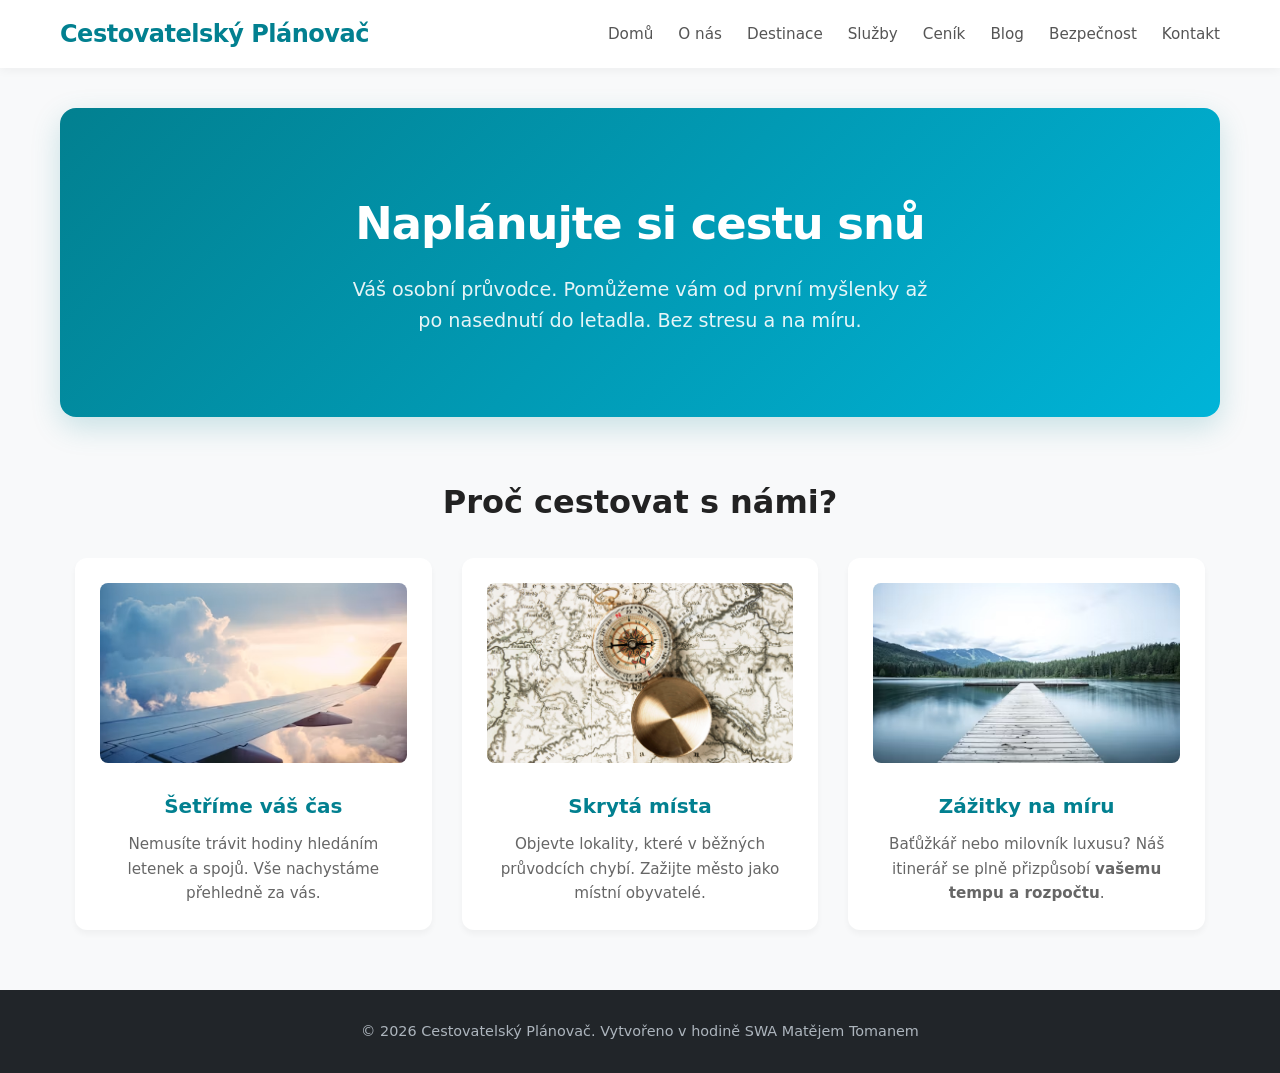
<file: SWAzaver/html/index.html>
<!DOCTYPE html>
<html lang="cs">
<head>
    <meta charset="UTF-8">
    <meta name="viewport" content="width=device-width, initial-scale=1.0">
    <title>Cestovatelský Plánovač | Moderní cesty</title>
    <link rel="stylesheet" href="../css/index.css">
</head>
<body>

    <header>
        <div class="header-container">
            <h1>Cestovatelský Plánovač</h1>
            <nav>
                <ul>
                    <li><a href="index.html">Domů</a></li>
                    <li><a href="onas.html">O nás</a></li>
                    <li><a href="destinace.html">Destinace</a></li>
                    <li><a href="sluzby.html">Služby</a></li>
                    <li><a href="cenik.html">Ceník</a></li>
                    <li><a href="blog.html">Blog</a></li>
                    <li><a href="bezpecnost.html">Bezpečnost</a></li>
                    <li><a href="kontakt.php">Kontakt</a></li>
                </ul>
            </nav>
        </div>
    </header>

    <main>
        <section class="hero">
            <h2>Naplánujte si cestu snů</h2>
            <p>Váš osobní průvodce. Pomůžeme vám od první myšlenky až po nasednutí do letadla. Bez stresu a na míru.</p>
        </section>

        <section>
            <h3>Proč cestovat s námi?</h3>
            <div class="cards">
                <article class="card">
                    <figure>
                        <img src="../img/kridlo.png" alt="Letadlo v oblacích">
                    </figure>
                    <h4>Šetříme váš čas</h4>
                    <p>Nemusíte trávit hodiny hledáním letenek a spojů. Vše nachystáme přehledně za vás.</p>
                </article>

                <article class="card">
                    <figure>
                        <img src="../img/kompas.png" alt="Zeměkoule a kompas">
                    </figure>
                    <h4>Skrytá místa</h4>
                    <p>Objevte lokality, které v běžných průvodcích chybí. Zažijte město jako místní obyvatelé.</p>
                </article>

                <article class="card">
                    <figure>
                        <img src="../img/molo.png" alt="Stan v horách">
                    </figure>
                    <h4>Zážitky na míru</h4>
                    <p>Baťůžkář nebo milovník luxusu? Náš itinerář se plně přizpůsobí <strong>vašemu tempu a rozpočtu</strong>.</p>
                </article>
            </div>
        </section>
    </main>

    <footer>
        <p>&copy; 2026 Cestovatelský Plánovač. Vytvořeno v hodině SWA Matějem Tomanem</p>
    </footer>

</body>
</html>
</file>
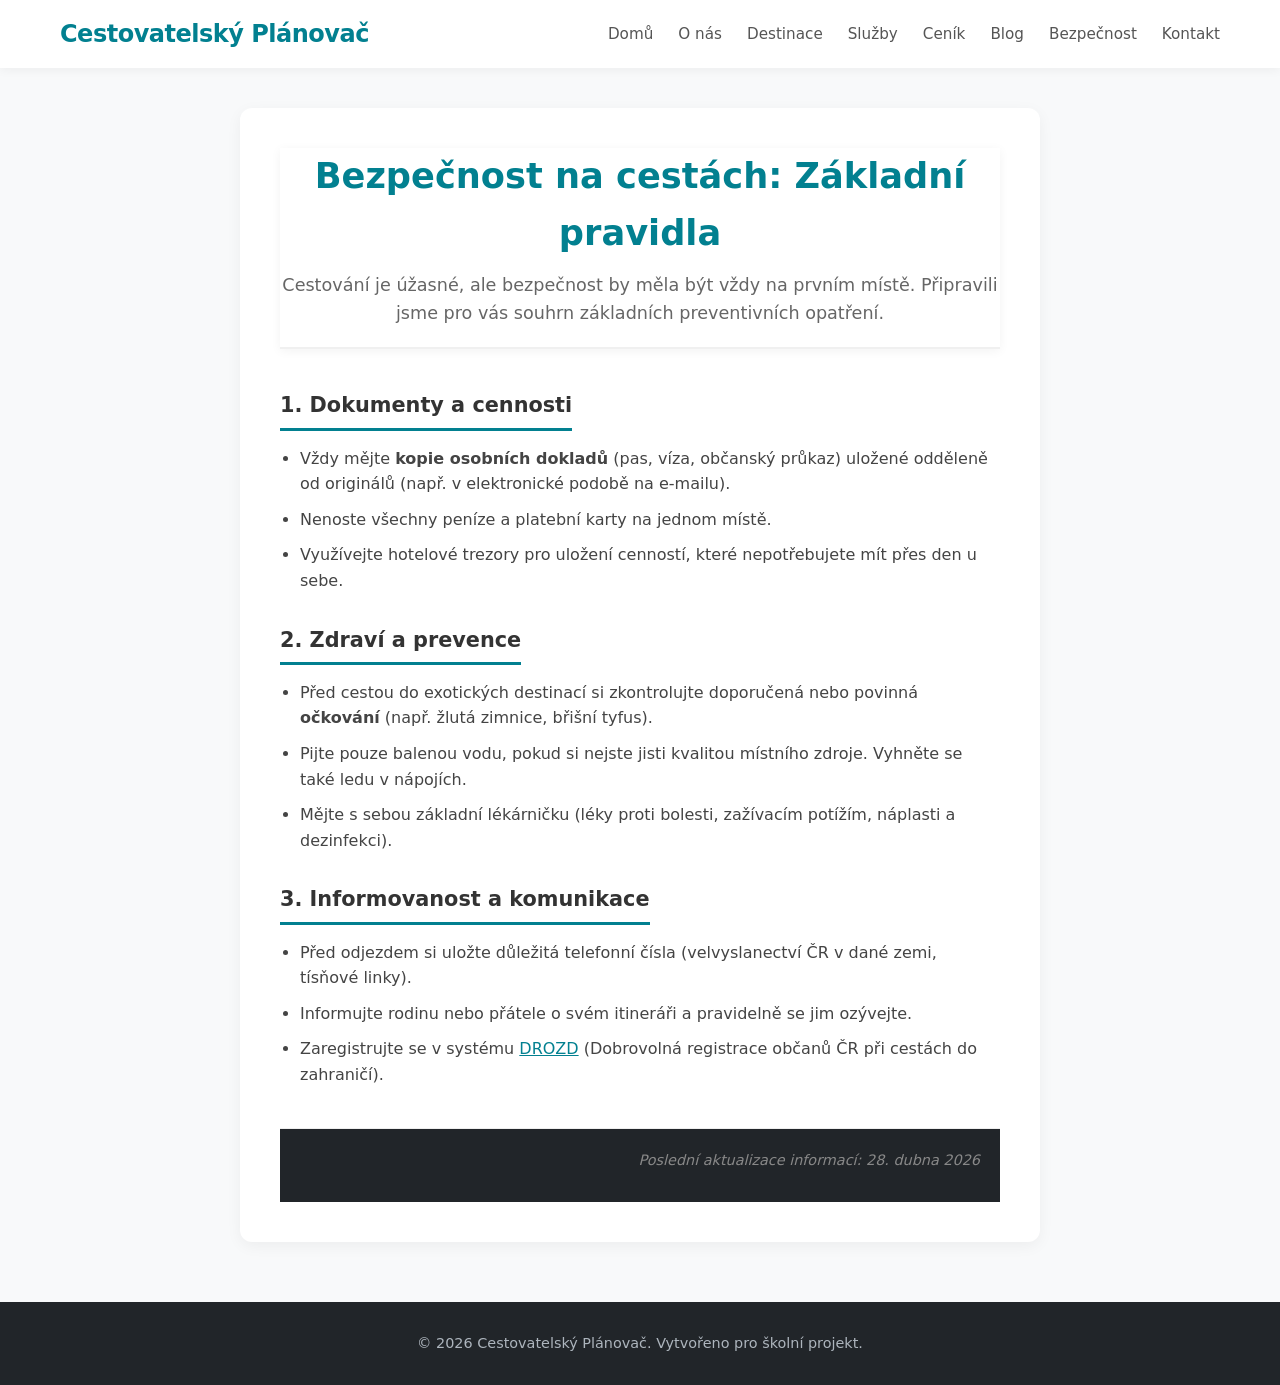
<file: SWAzaver/html/bezpecnost.html>
<!DOCTYPE html>
<html lang="cs">
<head>
    <meta charset="UTF-8">
    <meta name="viewport" content="width=device-width, initial-scale=1.0">
    <title>Bezpečnost na cestách | Cestovatelský Plánovač</title>
    <link rel="stylesheet" href="../css/bezpecnost.css"> </head>
<body>

    <header>
        <div class="header-container">
            <h1>Cestovatelský Plánovač</h1>
            <nav>
                <ul>
                    <li><a href="index.html">Domů</a></li>
                    <li><a href="onas.html">O nás</a></li>
                    <li><a href="destinace.html">Destinace</a></li>
                    <li><a href="sluzby.html">Služby</a></li>
                    <li><a href="cenik.html">Ceník</a></li>
                    <li><a href="blog.html">Blog</a></li>
                    <li><a href="bezpecnost.html">Bezpečnost</a></li>
                    <li><a href="kontakt.html">Kontakt</a></li>
                </ul>
            </nav>
        </div>
    </header>

    <main>
        <article class="safety-article">
            <header class="safety-header">
                <h2>Bezpečnost na cestách: Základní pravidla</h2>
                <p>Cestování je úžasné, ale bezpečnost by měla být vždy na prvním místě. Připravili jsme pro vás souhrn základních preventivních opatření.</p>
            </header>

            <section class="safety-section">
                <h3>1. Dokumenty a cennosti</h3>
                <ul>
                    <li>Vždy mějte <strong>kopie osobních dokladů</strong> (pas, víza, občanský průkaz) uložené odděleně od originálů (např. v elektronické podobě na e-mailu).</li>
                    <li>Nenoste všechny peníze a platební karty na jednom místě.</li>
                    <li>Využívejte hotelové trezory pro uložení cenností, které nepotřebujete mít přes den u sebe.</li>
                </ul>
            </section>

            <section class="safety-section">
                <h3>2. Zdraví a prevence</h3>
                <ul>
                    <li>Před cestou do exotických destinací si zkontrolujte doporučená nebo povinná <strong>očkování</strong> (např. žlutá zimnice, břišní tyfus).</li>
                    <li>Pijte pouze balenou vodu, pokud si nejste jisti kvalitou místního zdroje. Vyhněte se také ledu v nápojích.</li>
                    <li>Mějte s sebou základní lékárničku (léky proti bolesti, zažívacím potížím, náplasti a dezinfekci).</li>
                </ul>
            </section>

            <section class="safety-section">
                <h3>3. Informovanost a komunikace</h3>
                <ul>
                    <li>Před odjezdem si uložte důležitá telefonní čísla (velvyslanectví ČR v dané zemi, tísňové linky).</li>
                    <li>Informujte rodinu nebo přátele o svém itineráři a pravidelně se jim ozývejte.</li>
                    <li>Zaregistrujte se v systému <a href="https://drozd.mzv.cz/" target="_blank">DROZD</a> (Dobrovolná registrace občanů ČR při cestách do zahraničí).</li>
                </ul>
            </section>
            
            <footer class="safety-footer">
                <p><em>Poslední aktualizace informací: <time datetime="2026-04-28">28. dubna 2026</time></em></p>
            </footer>
        </article>
    </main>

    <footer>
        <p>&copy; 2026 Cestovatelský Plánovač. Vytvořeno pro školní projekt.</p>
    </footer>

</body>
</html>
</file>
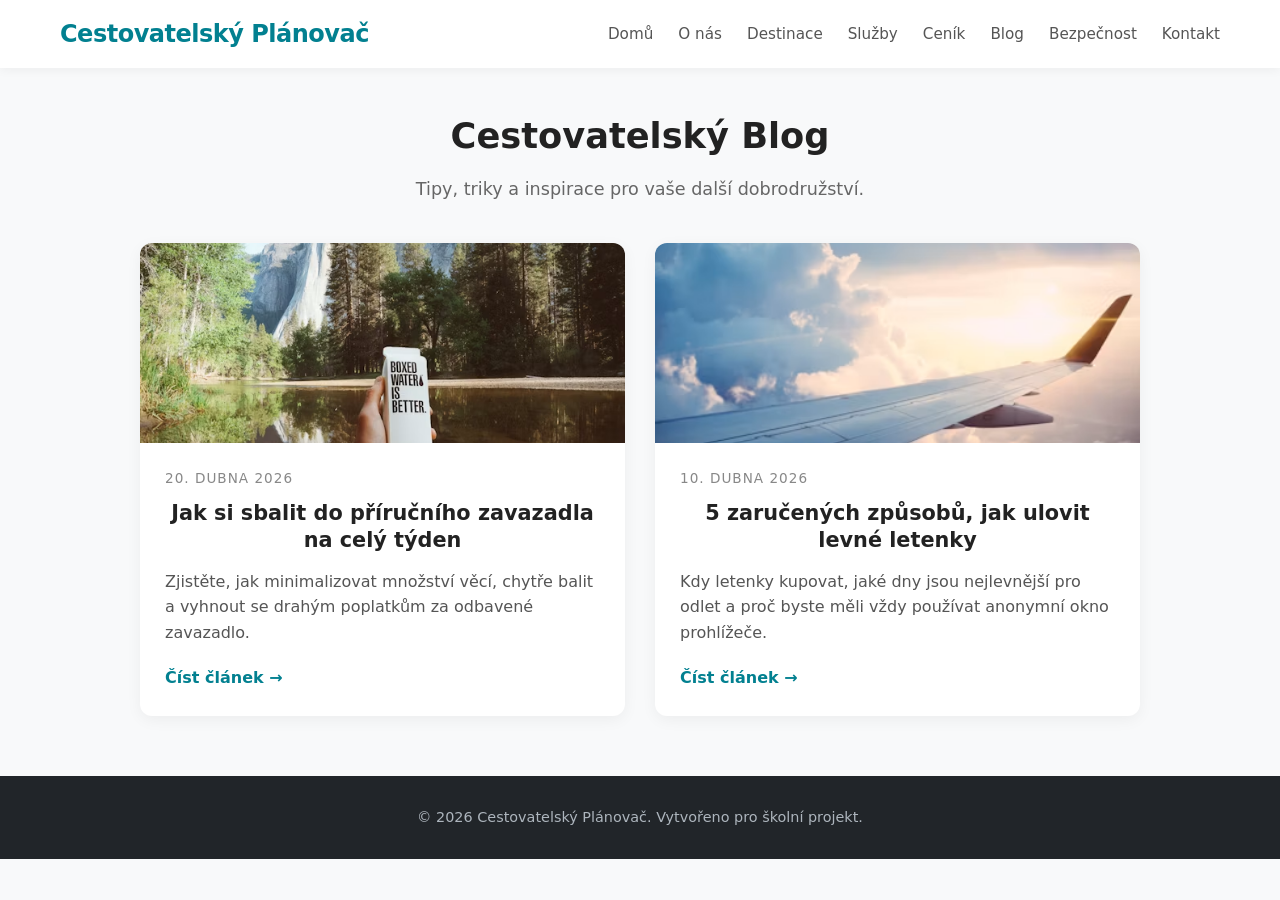
<file: SWAzaver/html/blog.html>
<!DOCTYPE html>
<html lang="cs">
<head>
    <meta charset="UTF-8">
    <meta name="viewport" content="width=device-width, initial-scale=1.0">
    <title>Blog | Cestovatelský Plánovač</title>
    <link rel="stylesheet" href="../css/blog.css"> 
</head>
<body>

    <header>
        <div class="header-container">
            <h1>Cestovatelský Plánovač</h1>
            <nav>
                <ul>
                    <li><a href="index.html">Domů</a></li>
                    <li><a href="onas.html">O nás</a></li>
                    <li><a href="destinace.html">Destinace</a></li>
                    <li><a href="sluzby.html">Služby</a></li>
                    <li><a href="cenik.html">Ceník</a></li>
                    <li><a href="blog.html">Blog</a></li>
                    <li><a href="bezpecnost.html">Bezpečnost</a></li>
                    <li><a href="kontakt.html">Kontakt</a></li>
                </ul>
            </nav>
        </div>
    </header>

    <main>
        <section class="blog-overview">
            <h2 class="blog-title">Cestovatelský Blog</h2>
            <p class="blog-subtitle">Tipy, triky a inspirace pro vaše další dobrodružství.</p>

            <div class="blog-grid">
                <article class="blog-card">
                    <img src="../img/voda.png" alt="Kufr na letišti" class="blog-img">
                    <div class="blog-content">
                        <time datetime="2026-04-20" class="blog-date">20. dubna 2026</time>
                        <h3><a href="clanek1.html">Jak si sbalit do příručního zavazadla na celý týden</a></h3>
                        <p>Zjistěte, jak minimalizovat množství věcí, chytře balit a vyhnout se drahým poplatkům za odbavené zavazadlo.</p>
                        <a href="clanek1.html" class="read-more">Číst článek &rarr;</a>
                    </div>
                </article>

                <article class="blog-card">
                    <img src="../img/kridlo.png" alt="Letadlo na obloze" class="blog-img">
                    <div class="blog-content">
                        <time datetime="2026-04-10" class="blog-date">10. dubna 2026</time>
                        <h3><a href="clanek2.html">5 zaručených způsobů, jak ulovit levné letenky</a></h3>
                        <p>Kdy letenky kupovat, jaké dny jsou nejlevnější pro odlet a proč byste měli vždy používat anonymní okno prohlížeče.</p>
                        <a href="clanek2.html" class="read-more">Číst článek &rarr;</a>
                    </div>
                </article>
            </div>
        </section>
    </main>

    <footer>
        <p>&copy; 2026 Cestovatelský Plánovač. Vytvořeno pro školní projekt.</p>
    </footer>

</body>
</html>
</file>
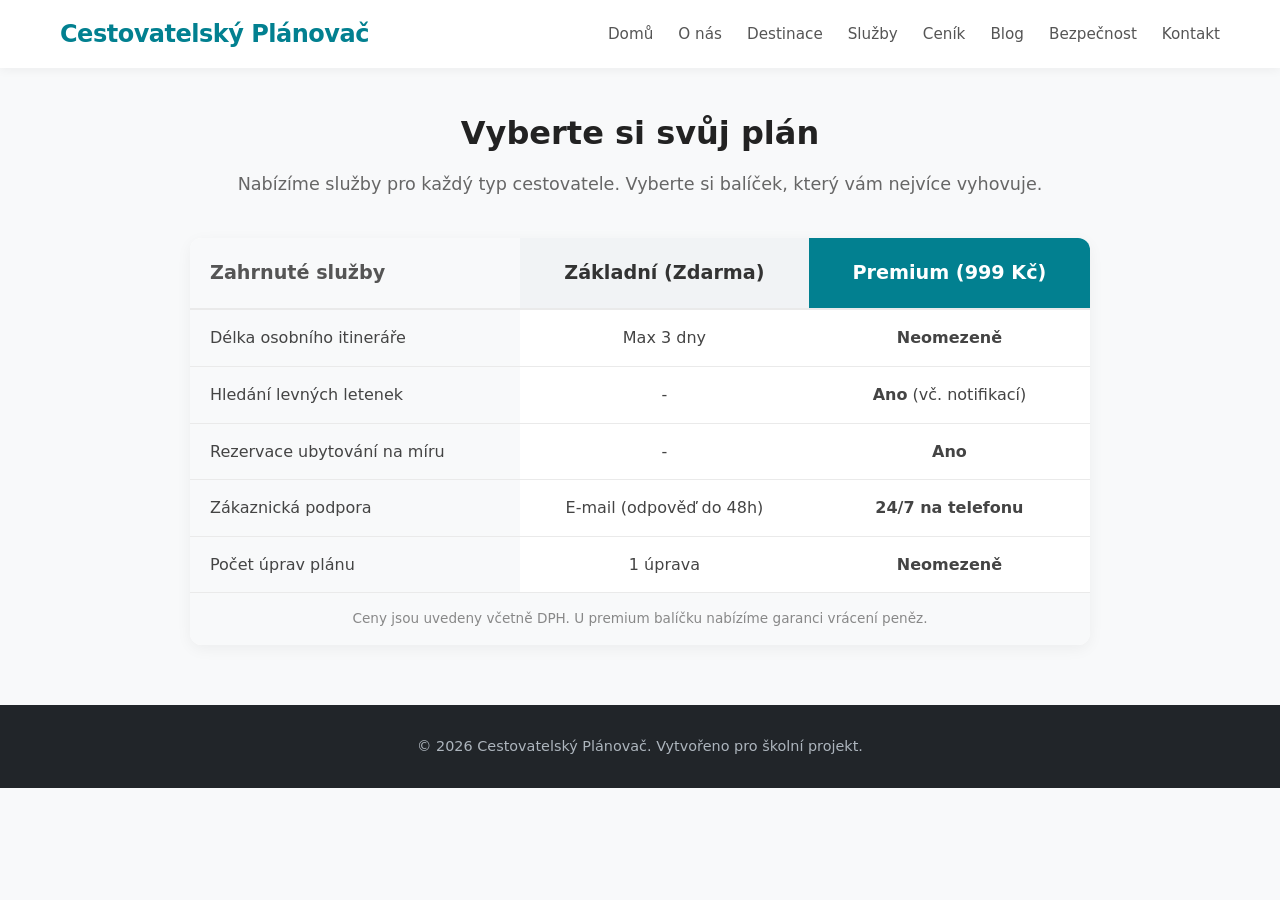
<file: SWAzaver/html/cenik.html>
<!DOCTYPE html>
<html lang="cs">
<head>
    <meta charset="UTF-8">
    <meta name="viewport" content="width=device-width, initial-scale=1.0">
    <title>Ceník | Cestovatelský Plánovač</title>
    <link rel="stylesheet" href="../css/cenik.css">
</head>
<body>

    <header>
        <div class="header-container">
            <h1>Cestovatelský Plánovač</h1>
            <nav>
                <ul>
                    <li><a href="index.html">Domů</a></li>
                    <li><a href="onas.html">O nás</a></li>
                    <li><a href="destinace.html">Destinace</a></li>
                    <li><a href="sluzby.html">Služby</a></li>
                    <li><a href="cenik.html">Ceník</a></li>
                    <li><a href="blog.html">Blog</a></li>
                    <li><a href="bezpecnost.html">Bezpečnost</a></li>
                    <li><a href="kontakt.html">Kontakt</a></li>
                </ul>
            </nav>
        </div>
    </header>

    <main>
        <section class="pricing-section">
            <h2>Vyberte si svůj plán</h2>
            <p>Nabízíme služby pro každý typ cestovatele. Vyberte si balíček, který vám nejvíce vyhovuje.</p>

            <table class="pricing-table">
                <thead>
                    <tr>
                        <th>Zahrnuté služby</th>
                        <th class="plan-basic">Základní (Zdarma)</th>
                        <th class="plan-premium">Premium (999 Kč)</th>
                    </tr>
                </thead>
                <tbody>
                    <tr>
                        <td>Délka osobního itineráře</td>
                        <td>Max 3 dny</td>
                        <td><strong>Neomezeně</strong></td>
                    </tr>
                    <tr>
                        <td>Hledání levných letenek</td>
                        <td>-</td>
                        <td><strong>Ano</strong> (vč. notifikací)</td>
                    </tr>
                    <tr>
                        <td>Rezervace ubytování na míru</td>
                        <td>-</td>
                        <td><strong>Ano</strong></td>
                    </tr>
                    <tr>
                        <td>Zákaznická podpora</td>
                        <td>E-mail (odpověď do 48h)</td>
                        <td><strong>24/7 na telefonu</strong></td>
                    </tr>
                    <tr>
                        <td>Počet úprav plánu</td>
                        <td>1 úprava</td>
                        <td><strong>Neomezeně</strong></td>
                    </tr>
                </tbody>
                <tfoot>
                    <tr>
                        <td colspan="3">Ceny jsou uvedeny včetně DPH. U premium balíčku nabízíme garanci vrácení peněz.</td>
                    </tr>
                </tfoot>
            </table>
        </section>
    </main>

    <footer>
        <p>&copy; 2026 Cestovatelský Plánovač. Vytvořeno pro školní projekt.</p>
    </footer>

</body>
</html>
</file>
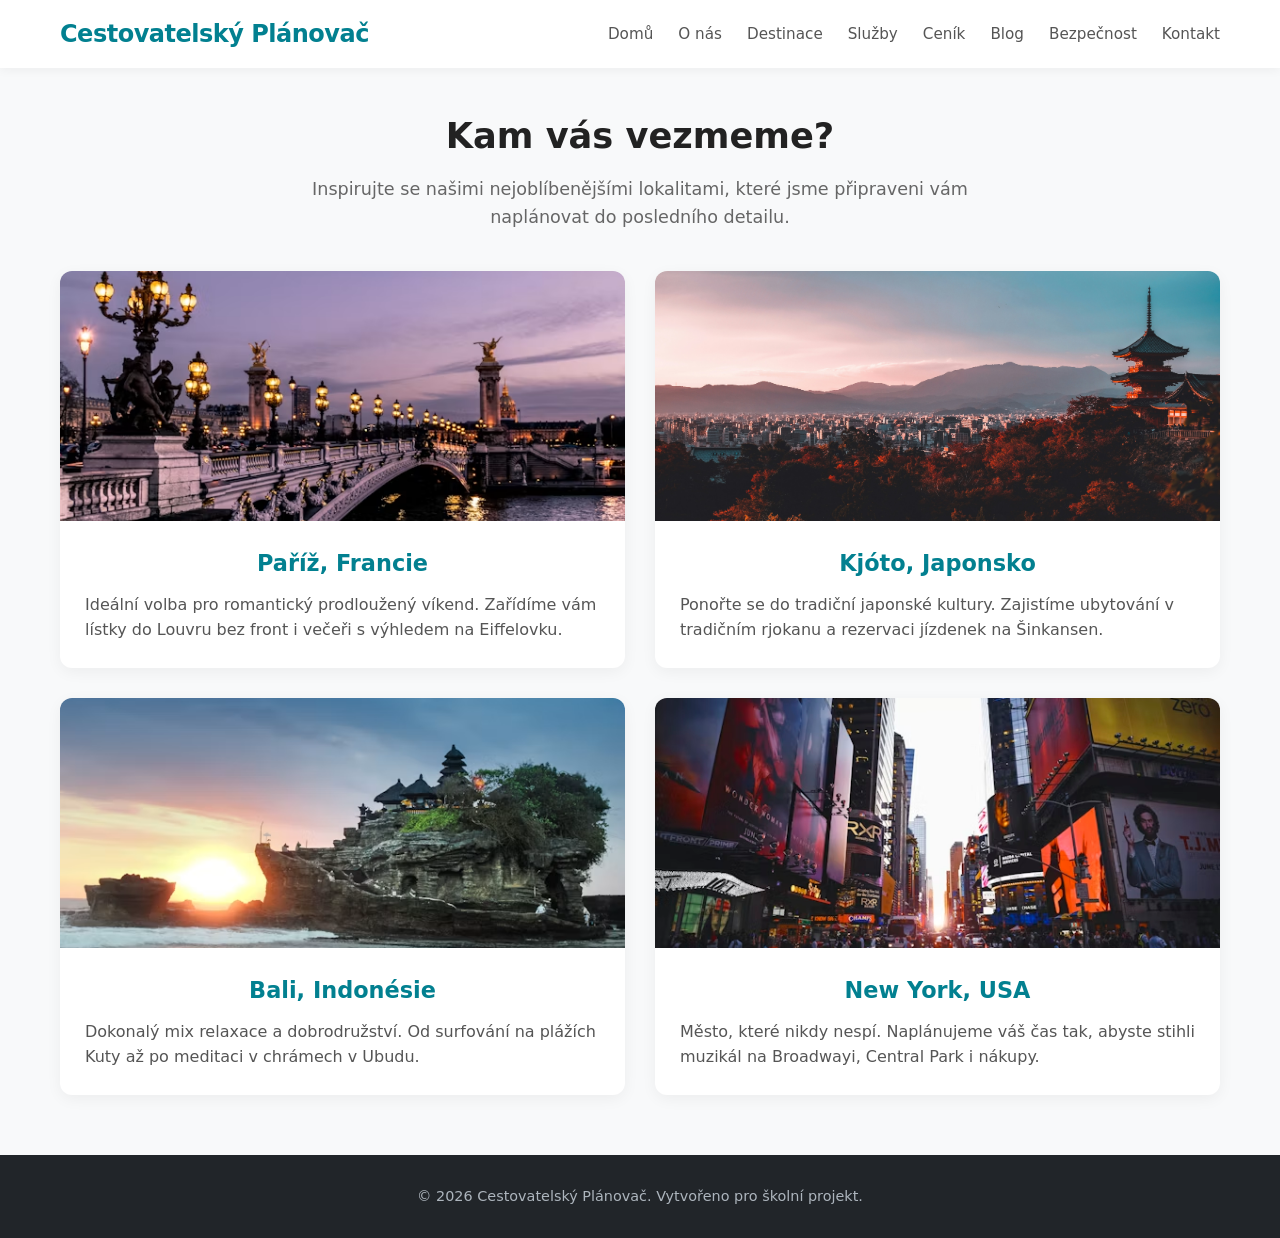
<file: SWAzaver/html/destinace.html>
<!DOCTYPE html>
<html lang="cs">
<head>
    <meta charset="UTF-8">
    <meta name="viewport" content="width=device-width, initial-scale=1.0">
    <title>Destinace | Cestovatelský Plánovač</title>
    <link rel="stylesheet" href="../css/destinace.css"> </head>
<body>

    <header>
        <div class="header-container">
            <h1>Cestovatelský Plánovač</h1>
            <nav>
                <ul>
                    <li><a href="index.html">Domů</a></li>
                    <li><a href="onas.html">O nás</a></li>
                    <li><a href="destinace.html">Destinace</a></li>
                    <li><a href="sluzby.html">Služby</a></li>
                    <li><a href="cenik.html">Ceník</a></li>
                    <li><a href="blog.html">Blog</a></li>
                    <li><a href="bezpecnost.html">Bezpečnost</a></li>
                    <li><a href="kontakt.html">Kontakt</a></li>
                </ul>
            </nav>
        </div>
    </header>

    <main>
        <section class="destinations-section">
            <h2 class="destinations-title">Kam vás vezmeme?</h2>
            <p class="destinations-subtitle">Inspirujte se našimi nejoblíbenějšími lokalitami, které jsme připraveni vám naplánovat do posledního detailu.</p>

            <div class="destinations-grid">
                
                <figure class="dest-card">
                    <img src="../img/most.png" alt="Paříž">
                    <figcaption>
                        <h3>Paříž, Francie</h3>
                        <p>Ideální volba pro romantický prodloužený víkend. Zařídíme vám lístky do Louvru bez front i večeři s výhledem na Eiffelovku.</p>
                    </figcaption>
                </figure>

                <figure class="dest-card">
                    <img src="../img/kjoto.png" alt="Kjóto">
                    <figcaption>
                        <h3>Kjóto, Japonsko</h3>
                        <p>Ponořte se do tradiční japonské kultury. Zajistíme ubytování v tradičním rjokanu a rezervaci jízdenek na Šinkansen.</p>
                    </figcaption>
                </figure>

                <figure class="dest-card">
                    <img src="../img/bali.png" alt="Bali">
                    <figcaption>
                        <h3>Bali, Indonésie</h3>
                        <p>Dokonalý mix relaxace a dobrodružství. Od surfování na plážích Kuty až po meditaci v chrámech v Ubudu.</p>
                    </figcaption>
                </figure>

                 <figure class="dest-card">
                    <img src="../img/newyork.png" alt="New York">
                    <figcaption>
                        <h3>New York, USA</h3>
                        <p>Město, které nikdy nespí. Naplánujeme váš čas tak, abyste stihli muzikál na Broadwayi, Central Park i nákupy.</p>
                    </figcaption>
                </figure>

            </div>
        </section>
    </main>

    <footer>
        <p>&copy; 2026 Cestovatelský Plánovač. Vytvořeno pro školní projekt.</p>
    </footer>

</body>
</html>
</file>
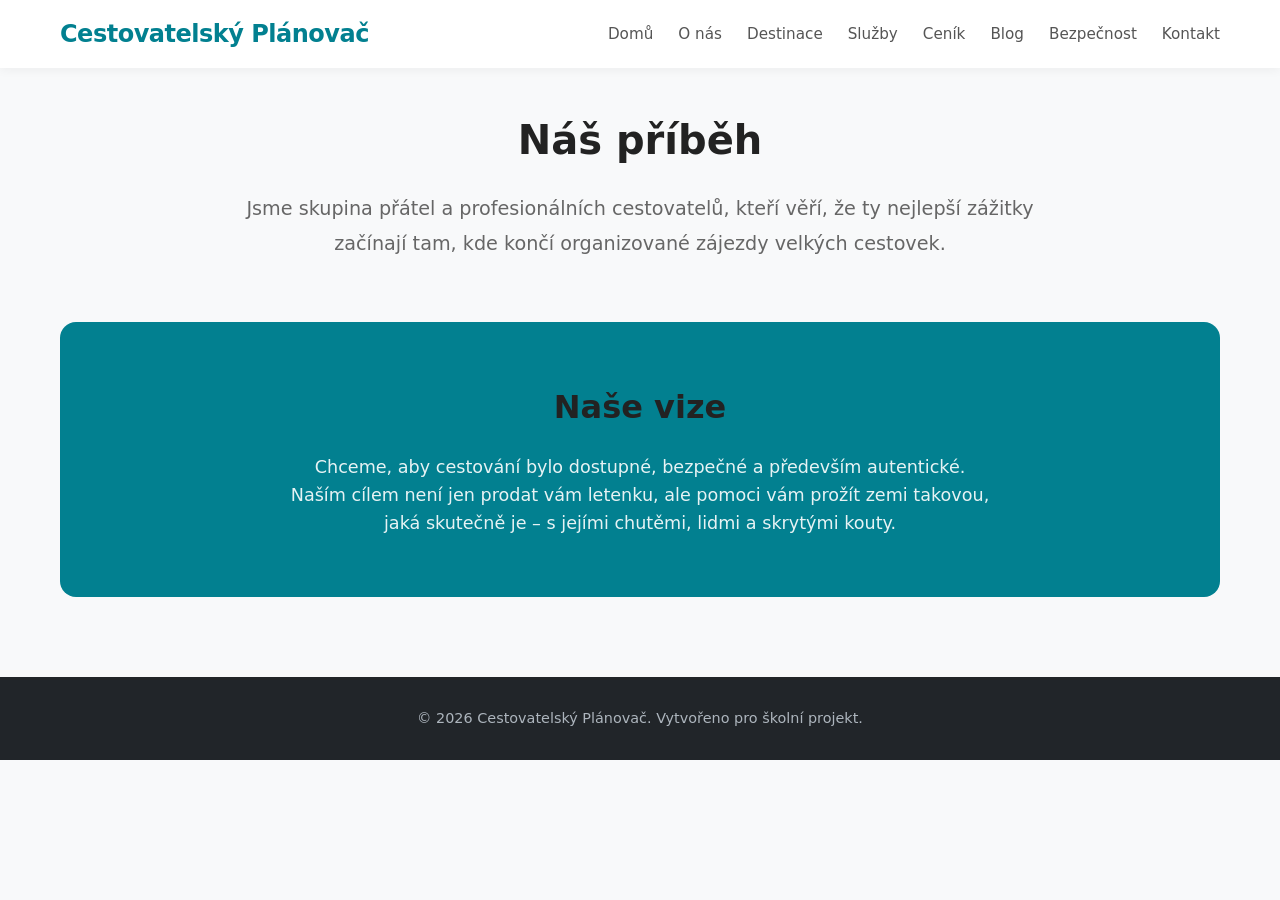
<file: SWAzaver/html/onas.html>
<!DOCTYPE html>
<html lang="cs">
<head>
    <meta charset="UTF-8">
    <meta name="viewport" content="width=device-width, initial-scale=1.0">
    <title>O nás | Cestovatelský Plánovač</title>
    <link rel="stylesheet" href="../css/onas.css">
</head>
<body>

    <header>
        <div class="header-container">
            <h1>Cestovatelský Plánovač</h1>
            <nav>
                <ul>
                    <li><a href="index.html">Domů</a></li>
                    <li><a href="onas.html">O nás</a></li>
                    <li><a href="destinace.html">Destinace</a></li>
                    <li><a href="sluzby.html">Služby</a></li>
                    <li><a href="cenik.html">Ceník</a></li>
                    <li><a href="blog.html">Blog</a></li>
                    <li><a href="bezpecnost.html">Bezpečnost</a></li>
                    <li><a href="kontakt.html">Kontakt</a></li>
                </ul>
            </nav>
        </div>
    </header>

    <main>
        <section class="about-hero">
            <h2>Náš příběh</h2>
            <p>Jsme skupina přátel a profesionálních cestovatelů, kteří věří, že ty nejlepší zážitky začínají tam, kde končí organizované zájezdy velkých cestovek.</p>
        </section>

        <section class="mission-section">
            <div class="mission-content">
                <h3>Naše vize</h3>
                <p>Chceme, aby cestování bylo dostupné, bezpečné a především autentické. Naším cílem není jen prodat vám letenku, ale pomoci vám prožít zemi takovou, jaká skutečně je – s jejími chutěmi, lidmi a skrytými kouty.</p>
            </div>
        </section>
    </main>

    <footer>
        <p>&copy; 2026 Cestovatelský Plánovač. Vytvořeno pro školní projekt.</p>
    </footer>

</body>
</html>
</file>
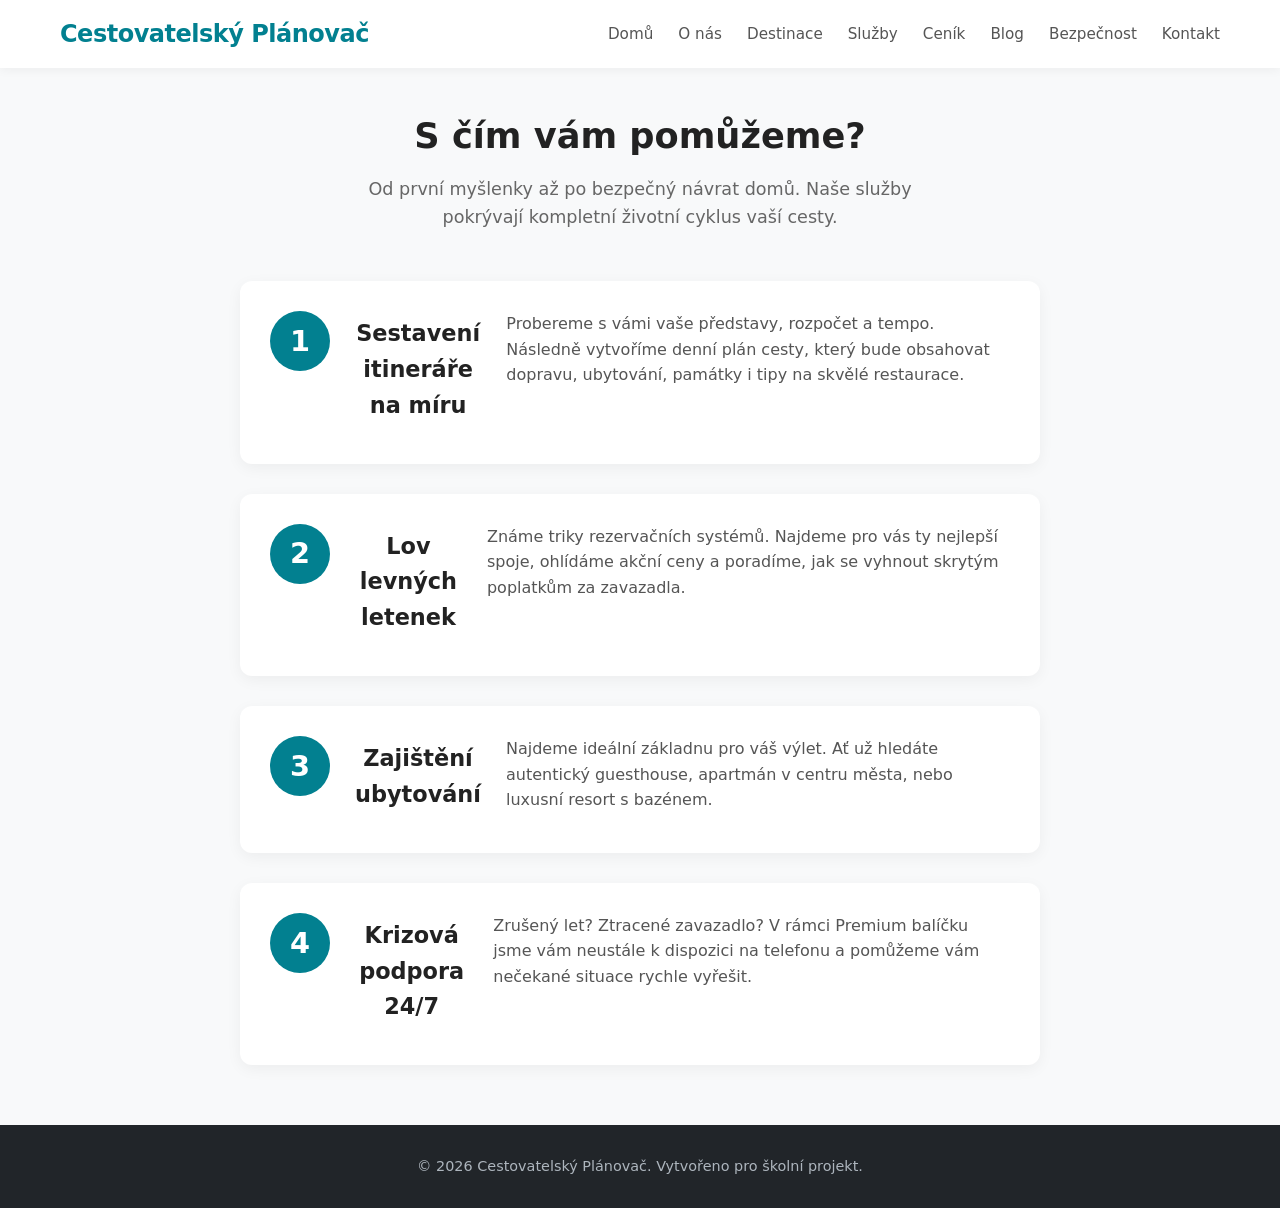
<file: SWAzaver/html/sluzby.html>
<!DOCTYPE html>
<html lang="cs">
<head>
    <meta charset="UTF-8">
    <meta name="viewport" content="width=device-width, initial-scale=1.0">
    <title>Služby | Cestovatelský Plánovač</title>
    <link rel="stylesheet" href="../css/sluzby.css"> </head>
<body>

    <header>
        <div class="header-container">
            <h1>Cestovatelský Plánovač</h1>
            <nav>
                <ul>
                    <li><a href="index.html">Domů</a></li>
                    <li><a href="onas.html">O nás</a></li>
                    <li><a href="destinace.html">Destinace</a></li>
                    <li><a href="sluzby.html">Služby</a></li>
                    <li><a href="cenik.html">Ceník</a></li>
                    <li><a href="blog.html">Blog</a></li>
                    <li><a href="bezpecnost.html">Bezpečnost</a></li>
                    <li><a href="kontakt.html">Kontakt</a></li>
                </ul>
            </nav>
        </div>
    </header>

    <main>
        <div class="services-header">
            <h2>S čím vám pomůžeme?</h2>
            <p>Od první myšlenky až po bezpečný návrat domů. Naše služby pokrývají kompletní životní cyklus vaší cesty.</p>
        </div>

        <div class="services-container">
            <section class="service-box">
                <div class="service-number">1</div>
                <h3>Sestavení itineráře na míru</h3>
                <p>Probereme s vámi vaše představy, rozpočet a tempo. Následně vytvoříme denní plán cesty, který bude obsahovat dopravu, ubytování, památky i tipy na skvělé restaurace.</p>
            </section>

            <section class="service-box">
                <div class="service-number">2</div>
                <h3>Lov levných letenek</h3>
                <p>Známe triky rezervačních systémů. Najdeme pro vás ty nejlepší spoje, ohlídáme akční ceny a poradíme, jak se vyhnout skrytým poplatkům za zavazadla.</p>
            </section>

            <section class="service-box">
                <div class="service-number">3</div>
                <h3>Zajištění ubytování</h3>
                <p>Najdeme ideální základnu pro váš výlet. Ať už hledáte autentický guesthouse, apartmán v centru města, nebo luxusní resort s bazénem.</p>
            </section>

            <section class="service-box">
                <div class="service-number">4</div>
                <h3>Krizová podpora 24/7</h3>
                <p>Zrušený let? Ztracené zavazadlo? V rámci Premium balíčku jsme vám neustále k dispozici na telefonu a pomůžeme vám nečekané situace rychle vyřešit.</p>
            </section>
        </div>
    </main>

    <footer>
        <p>&copy; 2026 Cestovatelský Plánovač. Vytvořeno pro školní projekt.</p>
    </footer>

</body>
</html>
</file>
<file: SWAzaver/css/index.css>
* {
            box-sizing: border-box;
            margin: 0;
            padding: 0;
        }
        body {
           
            font-family: system-ui, -apple-system, 'Segoe UI', Roboto, Helvetica, Arial, sans-serif;
            background-color: #f8f9fa;
            color: #333;
            line-height: 1.6;
        }


        header {
            background-color: #ffffff;
            box-shadow: 0 2px 10px rgba(0, 0, 0, 0.05); 
            position: sticky;
            top: 0;
            z-index: 100;
        }
        .header-container {
            display: flex;
            justify-content: space-between;
            align-items: center;
            max-width: 1200px;
            margin: 0 auto;
            padding: 15px 20px;
        }
        h1 {
            color: #028090; 
            font-size: 1.5rem;
            letter-spacing: -0.5px;
        }
        nav ul {
            list-style-type: none; 
            display: flex;
            gap: 25px; 
            flex-wrap: wrap;
        }
        nav a {
            text-decoration: none;
            color: #555;
            font-weight: 500;
            font-size: 0.95rem;
            transition: color 0.2s ease-in-out;
        }
        nav a:hover {
            color: #028090;
        }

        main {
            max-width: 1200px;
            margin: 40px auto;
            padding: 0 20px;
        }

        .hero {
            text-align: center;
            background: linear-gradient(135deg, #028090, #00b4d8); 
            color: white;
            padding: 80px 20px;
            border-radius: 16px;
            margin-bottom: 60px;
            box-shadow: 0 10px 30px rgba(2, 128, 144, 0.2);
        }
        .hero h2 {
            font-size: 2.8rem;
            margin-bottom: 15px;
            letter-spacing: -1px;
        }
        .hero p {
            font-size: 1.2rem;
            max-width: 600px;
            margin: 0 auto;
            opacity: 0.9;
        }

        section h3 {
            font-size: 2rem;
            color: #222;
            margin-bottom: 30px;
            text-align: center;
        }
        .cards {
            display: flex;
            flex-wrap: wrap;
            gap: 30px;
            justify-content: center;
        }
        

        .card {
            background: #ffffff;
            border-radius: 12px;
            padding: 25px;
            width: calc(33.333% - 30px);
            min-width: 280px;
            box-shadow: 0 4px 6px rgba(0,0,0,0.04);
            transition: transform 0.3s ease, box-shadow 0.3s ease;
            text-align: center;
        }
        .card:hover {
            transform: translateY(-5px);
            box-shadow: 0 12px 24px rgba(0,0,0,0.1);
        }
        .card img {
            width: 100%;
            height: 180px;
            object-fit: cover;
            border-radius: 8px;
            margin-bottom: 20px;
        }
        .card h4 {
            font-size: 1.25rem;
            color: #028090;
            margin-bottom: 10px;
        }
        .card p {
            color: #666;
            font-size: 0.95rem;
        }

        footer {
            background-color: #212529;
            color: #adb5bd;
            text-align: center;
            padding: 30px 20px;
            margin-top: 60px;
            font-size: 0.9rem;
        }
</file>
<file: SWAzaver/css/bezpecnost.css>
* {
            box-sizing: border-box;
            margin: 0;
            padding: 0;
        }
        body {
           
            font-family: system-ui, -apple-system, 'Segoe UI', Roboto, Helvetica, Arial, sans-serif;
            background-color: #f8f9fa;
            color: #333;
            line-height: 1.6;
        }


        header {
            background-color: #ffffff;
            box-shadow: 0 2px 10px rgba(0, 0, 0, 0.05); 
            position: sticky;
            top: 0;
            z-index: 100;
        }
        .header-container {
            display: flex;
            justify-content: space-between;
            align-items: center;
            max-width: 1200px;
            margin: 0 auto;
            padding: 15px 20px;
        }
        h1 {
            color: #028090; 
            font-size: 1.5rem;
            letter-spacing: -0.5px;
        }
        nav ul {
            list-style-type: none; 
            display: flex;
            gap: 25px; 
            flex-wrap: wrap;
        }
        nav a {
            text-decoration: none;
            color: #555;
            font-weight: 500;
            font-size: 0.95rem;
            transition: color 0.2s ease-in-out;
        }
        nav a:hover {
            color: #028090;
        }

        main {
            max-width: 1200px;
            margin: 40px auto;
            padding: 0 20px;
        }

        .hero {
            text-align: center;
            background: linear-gradient(135deg, #028090, #00b4d8); 
            color: white;
            padding: 80px 20px;
            border-radius: 16px;
            margin-bottom: 60px;
            box-shadow: 0 10px 30px rgba(2, 128, 144, 0.2);
        }
        .hero h2 {
            font-size: 2.8rem;
            margin-bottom: 15px;
            letter-spacing: -1px;
        }
        .hero p {
            font-size: 1.2rem;
            max-width: 600px;
            margin: 0 auto;
            opacity: 0.9;
        }

        section h3 {
            font-size: 2rem;
            color: #222;
            margin-bottom: 30px;
            text-align: center;
        }
        .cards {
            display: flex;
            flex-wrap: wrap;
            gap: 30px;
            justify-content: center;
        }
        

        .card {
            background: #ffffff;
            border-radius: 12px;
            padding: 25px;
            width: calc(33.333% - 30px);
            min-width: 280px;
            box-shadow: 0 4px 6px rgba(0,0,0,0.04);
            transition: transform 0.3s ease, box-shadow 0.3s ease;
            text-align: center;
        }
        .card:hover {
            transform: translateY(-5px);
            box-shadow: 0 12px 24px rgba(0,0,0,0.1);
        }
        .card img {
            width: 100%;
            height: 180px;
            object-fit: cover;
            border-radius: 8px;
            margin-bottom: 20px;
        }
        .card h4 {
            font-size: 1.25rem;
            color: #028090;
            margin-bottom: 10px;
        }
        .card p {
            color: #666;
            font-size: 0.95rem;
        }

        footer {
            background-color: #212529;
            color: #adb5bd;
            text-align: center;
            padding: 30px 20px;
            margin-top: 60px;
            font-size: 0.9rem;
        }

        /* css/bezpecnost.css - Styly pro stránku Bezpečnost na cestách */

.safety-article {
    max-width: 800px;
    margin: 0 auto;
    background: #ffffff;
    padding: 40px;
    border-radius: 12px;
    box-shadow: 0 4px 15px rgba(0,0,0,0.05);
}

.safety-header {
    text-align: center;
    margin-bottom: 40px;
    border-bottom: 2px solid #f0f0f0;
    padding-bottom: 20px;
}

.safety-header h2 {
    font-size: 2.2rem;
    color: #028090; /* Varovnější odstín? Můžeme nechat firemní barvu */
    margin-bottom: 10px;
}

.safety-header p {
    color: #666;
    font-size: 1.1rem;
}

.safety-section {
    margin-bottom: 30px;
}

.safety-section h3 {
    color: #333;
    font-size: 1.3rem;
    margin-bottom: 15px;
    display: inline-block;
    border-bottom: 3px solid #028090; /* Podtržení nadpisu */
    padding-bottom: 5px;
}

.safety-section ul {
    list-style-type: disc;
    padding-left: 20px;
    color: #444;
}

.safety-section li {
    margin-bottom: 10px;
    line-height: 1.6;
}

.safety-section a {
    color: #028090;
    text-decoration: underline;
}

.safety-section a:hover {
    color: #005f73;
}

.safety-footer {
    margin-top: 40px;
    padding-top: 20px;
    border-top: 1px solid #eee;
    text-align: right;
    font-size: 0.9rem;
    color: #888;
}
</file>
<file: SWAzaver/css/blog.css>
* {
            box-sizing: border-box;
            margin: 0;
            padding: 0;
        }
        body {
           
            font-family: system-ui, -apple-system, 'Segoe UI', Roboto, Helvetica, Arial, sans-serif;
            background-color: #f8f9fa;
            color: #333;
            line-height: 1.6;
        }


        header {
            background-color: #ffffff;
            box-shadow: 0 2px 10px rgba(0, 0, 0, 0.05); 
            position: sticky;
            top: 0;
            z-index: 100;
        }
        .header-container {
            display: flex;
            justify-content: space-between;
            align-items: center;
            max-width: 1200px;
            margin: 0 auto;
            padding: 15px 20px;
        }
        h1 {
            color: #028090; 
            font-size: 1.5rem;
            letter-spacing: -0.5px;
        }
        nav ul {
            list-style-type: none; 
            display: flex;
            gap: 25px; 
            flex-wrap: wrap;
        }
        nav a {
            text-decoration: none;
            color: #555;
            font-weight: 500;
            font-size: 0.95rem;
            transition: color 0.2s ease-in-out;
        }
        nav a:hover {
            color: #028090;
        }

        main {
            max-width: 1200px;
            margin: 40px auto;
            padding: 0 20px;
        }

        .hero {
            text-align: center;
            background: linear-gradient(135deg, #028090, #00b4d8); 
            color: white;
            padding: 80px 20px;
            border-radius: 16px;
            margin-bottom: 60px;
            box-shadow: 0 10px 30px rgba(2, 128, 144, 0.2);
        }
        .hero h2 {
            font-size: 2.8rem;
            margin-bottom: 15px;
            letter-spacing: -1px;
        }
        .hero p {
            font-size: 1.2rem;
            max-width: 600px;
            margin: 0 auto;
            opacity: 0.9;
        }

        section h3 {
            font-size: 2rem;
            color: #222;
            margin-bottom: 30px;
            text-align: center;
        }
        .cards {
            display: flex;
            flex-wrap: wrap;
            gap: 30px;
            justify-content: center;
        }
        

        .card {
            background: #ffffff;
            border-radius: 12px;
            padding: 25px;
            width: calc(33.333% - 30px);
            min-width: 280px;
            box-shadow: 0 4px 6px rgba(0,0,0,0.04);
            transition: transform 0.3s ease, box-shadow 0.3s ease;
            text-align: center;
        }
        .card:hover {
            transform: translateY(-5px);
            box-shadow: 0 12px 24px rgba(0,0,0,0.1);
        }
        .card img {
            width: 100%;
            height: 180px;
            object-fit: cover;
            border-radius: 8px;
            margin-bottom: 20px;
        }
        .card h4 {
            font-size: 1.25rem;
            color: #028090;
            margin-bottom: 10px;
        }
        .card p {
            color: #666;
            font-size: 0.95rem;
        }

        footer {
            background-color: #212529;
            color: #adb5bd;
            text-align: center;
            padding: 30px 20px;
            margin-top: 60px;
            font-size: 0.9rem;
        }

        /* css/blog.css - Styly pro rozcestník blogu */

.blog-overview {
    max-width: 1000px;
    margin: 0 auto;
}

.blog-title {
    text-align: center;
    font-size: 2.2rem;
    color: #222;
    margin-bottom: 10px;
}

.blog-subtitle {
    text-align: center;
    color: #666;
    font-size: 1.1rem;
    margin-bottom: 40px;
}

.blog-grid {
    display: flex;
    flex-wrap: wrap;
    gap: 30px;
    justify-content: center;
}

/* Karta článku */
.blog-card {
    background: #ffffff;
    border-radius: 12px;
    box-shadow: 0 4px 15px rgba(0,0,0,0.05);
    overflow: hidden; /* Aby obrázek nepřetekl přes zaoblené rohy */
    width: calc(50% - 15px); /* Dvě karty vedle sebe */
    min-width: 300px;
    transition: transform 0.3s ease, box-shadow 0.3s ease;
    display: flex;
    flex-direction: column;
}

.blog-card:hover {
    transform: translateY(-5px);
    box-shadow: 0 10px 25px rgba(0,0,0,0.1);
}

.blog-img {
    width: 100%;
    height: 200px;
    object-fit: cover;
}

.blog-content {
    padding: 25px;
    flex-grow: 1; /* Roztáhne obsah, aby tlačítka byla dole zarovnaná */
    display: flex;
    flex-direction: column;
}

.blog-date {
    display: block;
    font-size: 0.85rem;
    color: #888;
    margin-bottom: 10px;
    text-transform: uppercase;
    letter-spacing: 1px;
}

.blog-content h3 {
    font-size: 1.3rem;
    margin-bottom: 15px;
    line-height: 1.3;
}

.blog-content h3 a {
    color: #222;
    text-decoration: none;
    transition: color 0.2s ease;
}

.blog-content h3 a:hover {
    color: #028090;
}

.blog-content p {
    color: #555;
    margin-bottom: 20px;
    flex-grow: 1; /* Vyplní prázdné místo */
}

.read-more {
    display: inline-block;
    color: #028090;
    font-weight: 600;
    text-decoration: none;
    align-self: flex-start; /* Zarovná odkaz doleva */
    transition: color 0.2s ease;
}

.read-more:hover {
    color: #005f73;
    text-decoration: underline;
}
</file>
<file: SWAzaver/css/cenik.css>
* {
            box-sizing: border-box;
            margin: 0;
            padding: 0;
        }
        body {
           
            font-family: system-ui, -apple-system, 'Segoe UI', Roboto, Helvetica, Arial, sans-serif;
            background-color: #f8f9fa;
            color: #333;
            line-height: 1.6;
        }


        header {
            background-color: #ffffff;
            box-shadow: 0 2px 10px rgba(0, 0, 0, 0.05); 
            position: sticky;
            top: 0;
            z-index: 100;
        }
        .header-container {
            display: flex;
            justify-content: space-between;
            align-items: center;
            max-width: 1200px;
            margin: 0 auto;
            padding: 15px 20px;
        }
        h1 {
            color: #028090; 
            font-size: 1.5rem;
            letter-spacing: -0.5px;
        }
        nav ul {
            list-style-type: none; 
            display: flex;
            gap: 25px; 
            flex-wrap: wrap;
        }
        nav a {
            text-decoration: none;
            color: #555;
            font-weight: 500;
            font-size: 0.95rem;
            transition: color 0.2s ease-in-out;
        }
        nav a:hover {
            color: #028090;
        }

        main {
            max-width: 1200px;
            margin: 40px auto;
            padding: 0 20px;
        }

        .hero {
            text-align: center;
            background: linear-gradient(135deg, #028090, #00b4d8); 
            color: white;
            padding: 80px 20px;
            border-radius: 16px;
            margin-bottom: 60px;
            box-shadow: 0 10px 30px rgba(2, 128, 144, 0.2);
        }
        .hero h2 {
            font-size: 2.8rem;
            margin-bottom: 15px;
            letter-spacing: -1px;
        }
        .hero p {
            font-size: 1.2rem;
            max-width: 600px;
            margin: 0 auto;
            opacity: 0.9;
        }

        section h3 {
            font-size: 2rem;
            color: #222;
            margin-bottom: 30px;
            text-align: center;
        }
        .cards {
            display: flex;
            flex-wrap: wrap;
            gap: 30px;
            justify-content: center;
        }
        

        .card {
            background: #ffffff;
            border-radius: 12px;
            padding: 25px;
            width: calc(33.333% - 30px);
            min-width: 280px;
            box-shadow: 0 4px 6px rgba(0,0,0,0.04);
            transition: transform 0.3s ease, box-shadow 0.3s ease;
            text-align: center;
        }
        .card:hover {
            transform: translateY(-5px);
            box-shadow: 0 12px 24px rgba(0,0,0,0.1);
        }
        .card img {
            width: 100%;
            height: 180px;
            object-fit: cover;
            border-radius: 8px;
            margin-bottom: 20px;
        }
        .card h4 {
            font-size: 1.25rem;
            color: #028090;
            margin-bottom: 10px;
        }
        .card p {
            color: #666;
            font-size: 0.95rem;
        }

        footer {
            background-color: #212529;
            color: #adb5bd;
            text-align: center;
            padding: 30px 20px;
            margin-top: 60px;
            font-size: 0.9rem;
        }

        /* css/cenik.css - Styly specifické pouze pro stránku Ceník */

.pricing-section {
    text-align: center;
    max-width: 900px;
    margin: 0 auto;
}

.pricing-section h2 {
    color: #222;
    margin-bottom: 10px;
    font-size: 2rem;
}

.pricing-section p {
    color: #666;
    margin-bottom: 40px;
    font-size: 1.1rem;
}

.pricing-table {
    width: 100%;
    border-collapse: collapse; /* Zabrání zdvojeným rámečkům mezi buňkami */
    background: #ffffff;
    box-shadow: 0 4px 15px rgba(0,0,0,0.05);
    border-radius: 12px;
    overflow: hidden; /* Důležité: aby zaoblení fungovalo i přes hlavičku tabulky */
}

/* Hlavička tabulky */
.pricing-table thead th {
    padding: 20px;
    font-size: 1.2rem;
    text-align: left;
    border-bottom: 2px solid #eaeaea;
}

.pricing-table thead th:first-child {
    background-color: #f8f9fa; /* Lehce šedý sloupec se službami */
    color: #555;
}

.plan-basic {
    background-color: #f1f3f5;
    color: #333;
    text-align: center !important;
}

.plan-premium {
    background-color: #028090;
    color: #ffffff;
    text-align: center !important;
}

/* Tělo tabulky */
.pricing-table tbody td {
    padding: 15px 20px;
    border-bottom: 1px solid #eaeaea;
    color: #444;
}

.pricing-table tbody td:first-child {
    font-weight: 500;
    text-align: left;
    background-color: #f8f9fa; /* Zvýraznění prvního sloupce */
}

.pricing-table tbody td:not(:first-child) {
    text-align: center;
}

/* Jemný hover efekt při najetí myší na celý řádek */
.pricing-table tbody tr:hover {
    background-color: #fcfcfc;
    transition: background-color 0.2s ease;
}

/* Patička tabulky */
.pricing-table tfoot td {
    padding: 15px;
    font-size: 0.85rem;
    color: #888;
    background-color: #f8f9fa;
    text-align: center;
}
</file>
<file: SWAzaver/css/destinace.css>
* {
    box-sizing: border-box;
    margin: 0;
    padding: 0;
}
body {
   
    font-family: system-ui, -apple-system, 'Segoe UI', Roboto, Helvetica, Arial, sans-serif;
    background-color: #f8f9fa;
    color: #333;
    line-height: 1.6;
}


header {
    background-color: #ffffff;
    box-shadow: 0 2px 10px rgba(0, 0, 0, 0.05); 
    position: sticky;
    top: 0;
    z-index: 100;
}
.header-container {
    display: flex;
    justify-content: space-between;
    align-items: center;
    max-width: 1200px;
    margin: 0 auto;
    padding: 15px 20px;
}
h1 {
    color: #028090; 
    font-size: 1.5rem;
    letter-spacing: -0.5px;
}
nav ul {
    list-style-type: none; 
    display: flex;
    gap: 25px; 
    flex-wrap: wrap;
}
nav a {
    text-decoration: none;
    color: #555;
    font-weight: 500;
    font-size: 0.95rem;
    transition: color 0.2s ease-in-out;
}
nav a:hover {
    color: #028090;
}

main {
    max-width: 1200px;
    margin: 40px auto;
    padding: 0 20px;
}

.hero {
    text-align: center;
    background: linear-gradient(135deg, #028090, #00b4d8); 
    color: white;
    padding: 80px 20px;
    border-radius: 16px;
    margin-bottom: 60px;
    box-shadow: 0 10px 30px rgba(2, 128, 144, 0.2);
}
.hero h2 {
    font-size: 2.8rem;
    margin-bottom: 15px;
    letter-spacing: -1px;
}
.hero p {
    font-size: 1.2rem;
    max-width: 600px;
    margin: 0 auto;
    opacity: 0.9;
}

section h3 {
    font-size: 2rem;
    color: #222;
    margin-bottom: 30px;
    text-align: center;
}
.cards {
    display: flex;
    flex-wrap: wrap;
    gap: 30px;
    justify-content: center;
}


.card {
    background: #ffffff;
    border-radius: 12px;
    padding: 25px;
    width: calc(33.333% - 30px);
    min-width: 280px;
    box-shadow: 0 4px 6px rgba(0,0,0,0.04);
    transition: transform 0.3s ease, box-shadow 0.3s ease;
    text-align: center;
}
.card:hover {
    transform: translateY(-5px);
    box-shadow: 0 12px 24px rgba(0,0,0,0.1);
}
.card img {
    width: 100%;
    height: 180px;
    object-fit: cover;
    border-radius: 8px;
    margin-bottom: 20px;
}
.card h4 {
    font-size: 1.25rem;
    color: #028090;
    margin-bottom: 10px;
}
.card p {
    color: #666;
    font-size: 0.95rem;
}

footer {
    background-color: #212529;
    color: #adb5bd;
    text-align: center;
    padding: 30px 20px;
    margin-top: 60px;
    font-size: 0.9rem;
}

/* css/destinace.css - Styly pro stránku Destinace */

.destinations-section {
    max-width: 1200px;
    margin: 0 auto;
    text-align: center;
}

.destinations-title {
    font-size: 2.2rem;
    color: #222;
    margin-bottom: 10px;
}

.destinations-subtitle {
    color: #666;
    font-size: 1.1rem;
    margin-bottom: 40px;
    max-width: 700px;
    margin-left: auto;
    margin-right: auto;
}

.destinations-grid {
    display: flex;
    flex-wrap: wrap;
    gap: 30px;
    justify-content: center;
}

.dest-card {
    background: #ffffff;
    border-radius: 12px;
    box-shadow: 0 4px 15px rgba(0,0,0,0.05);
    overflow: hidden;
    width: calc(50% - 15px); /* Dvě karty vedle sebe */
    min-width: 300px;
    margin: 0; /* Vyresetuje výchozí margin u tagu figure */
    text-align: left;
    transition: transform 0.3s ease;
}

.dest-card:hover {
    transform: translateY(-5px);
}

.dest-card img {
    width: 100%;
    height: 250px;
    object-fit: cover;
    display: block; /* Odstraní mezeru pod obrázkem */
}

.dest-card figcaption {
    padding: 25px;
}

.dest-card h3 {
    color: #028090;
    font-size: 1.4rem;
    margin-bottom: 10px;
}

.dest-card p {
    color: #555;
    font-size: 1rem;
    line-height: 1.6;
}

/* Úprava pro mobily - na malém displeji se karty seřadí pod sebe (100% šířka) */
@media (max-width: 768px) {
    .dest-card {
        width: 100%;
    }
}
</file>
<file: SWAzaver/css/onas.css>
* {
    box-sizing: border-box;
    margin: 0;
    padding: 0;
}
body {
   
    font-family: system-ui, -apple-system, 'Segoe UI', Roboto, Helvetica, Arial, sans-serif;
    background-color: #f8f9fa;
    color: #333;
    line-height: 1.6;
}


header {
    background-color: #ffffff;
    box-shadow: 0 2px 10px rgba(0, 0, 0, 0.05); 
    position: sticky;
    top: 0;
    z-index: 100;
}
.header-container {
    display: flex;
    justify-content: space-between;
    align-items: center;
    max-width: 1200px;
    margin: 0 auto;
    padding: 15px 20px;
}
h1 {
    color: #028090; 
    font-size: 1.5rem;
    letter-spacing: -0.5px;
}
nav ul {
    list-style-type: none; 
    display: flex;
    gap: 25px; 
    flex-wrap: wrap;
}
nav a {
    text-decoration: none;
    color: #555;
    font-weight: 500;
    font-size: 0.95rem;
    transition: color 0.2s ease-in-out;
}
nav a:hover {
    color: #028090;
}

main {
    max-width: 1200px;
    margin: 40px auto;
    padding: 0 20px;
}

.hero {
    text-align: center;
    background: linear-gradient(135deg, #028090, #00b4d8); 
    color: white;
    padding: 80px 20px;
    border-radius: 16px;
    margin-bottom: 60px;
    box-shadow: 0 10px 30px rgba(2, 128, 144, 0.2);
}
.hero h2 {
    font-size: 2.8rem;
    margin-bottom: 15px;
    letter-spacing: -1px;
}
.hero p {
    font-size: 1.2rem;
    max-width: 600px;
    margin: 0 auto;
    opacity: 0.9;
}

section h3 {
    font-size: 2rem;
    color: #222;
    margin-bottom: 30px;
    text-align: center;
}
.cards {
    display: flex;
    flex-wrap: wrap;
    gap: 30px;
    justify-content: center;
}


.card {
    background: #ffffff;
    border-radius: 12px;
    padding: 25px;
    width: calc(33.333% - 30px);
    min-width: 280px;
    box-shadow: 0 4px 6px rgba(0,0,0,0.04);
    transition: transform 0.3s ease, box-shadow 0.3s ease;
    text-align: center;
}
.card:hover {
    transform: translateY(-5px);
    box-shadow: 0 12px 24px rgba(0,0,0,0.1);
}
.card img {
    width: 100%;
    height: 180px;
    object-fit: cover;
    border-radius: 8px;
    margin-bottom: 20px;
}
.card h4 {
    font-size: 1.25rem;
    color: #028090;
    margin-bottom: 10px;
}
.card p {
    color: #666;
    font-size: 0.95rem;
}

footer {
    background-color: #212529;
    color: #adb5bd;
    text-align: center;
    padding: 30px 20px;
    margin-top: 60px;
    font-size: 0.9rem;
}

.about-hero {
    text-align: center;
    margin-bottom: 60px;
}

.about-hero h2 {
    font-size: 2.5rem;
    color: #222;
    margin-bottom: 20px;
}

.about-hero p {
    font-size: 1.2rem;
    color: #666;
    max-width: 800px;
    margin: 0 auto;
    line-height: 1.8;
}

.mission-section {
    background-color: #028090;
    color: white;
    padding: 60px 40px;
    border-radius: 16px;
    margin-bottom: 80px;
    text-align: center;
}

.mission-content h3 {
    font-size: 2rem;
    margin-bottom: 20px;
}

.mission-content p {
    max-width: 700px;
    margin: 0 auto;
    font-size: 1.1rem;
    opacity: 0.9;
}

.team-section h3 {
    text-align: center;
    font-size: 2rem;
    color: #222;
    margin-bottom: 40px;
}

.team-list {
    display: flex;
    justify-content: center;
    gap: 40px;
    flex-wrap: wrap;
    list-style: none;
    padding: 0;
}

.team-member {
    background: #ffffff;
    width: 280px;
    padding: 30px;
    border-radius: 12px;
    box-shadow: 0 4px 15px rgba(0,0,0,0.05);
    text-align: center;
    transition: transform 0.3s ease;
}

.team-member:hover {
    transform: translateY(-10px);
}

.team-member img {
    width: 150px;
    height: 150px;
    border-radius: 50%; /* Kruhová fotka */
    object-fit: cover;
    margin-bottom: 20px;
    border: 4px solid #f0f0f0;
}

.team-member h4 {
    font-size: 1.3rem;
    margin-bottom: 5px;
    color: #222;
}

.team-member p {
    color: #028090;
    font-weight: 500;
    font-size: 0.95rem;
}

/* Responzivita */
@media (max-width: 768px) {
    .team-member {
        width: 100%;
        max-width: 350px;
    }
}
</file>
<file: SWAzaver/css/sluzby.css>
* {
    box-sizing: border-box;
    margin: 0;
    padding: 0;
}
body {
   
    font-family: system-ui, -apple-system, 'Segoe UI', Roboto, Helvetica, Arial, sans-serif;
    background-color: #f8f9fa;
    color: #333;
    line-height: 1.6;
}


header {
    background-color: #ffffff;
    box-shadow: 0 2px 10px rgba(0, 0, 0, 0.05); 
    position: sticky;
    top: 0;
    z-index: 100;
}
.header-container {
    display: flex;
    justify-content: space-between;
    align-items: center;
    max-width: 1200px;
    margin: 0 auto;
    padding: 15px 20px;
}
h1 {
    color: #028090; 
    font-size: 1.5rem;
    letter-spacing: -0.5px;
}
nav ul {
    list-style-type: none; 
    display: flex;
    gap: 25px; 
    flex-wrap: wrap;
}
nav a {
    text-decoration: none;
    color: #555;
    font-weight: 500;
    font-size: 0.95rem;
    transition: color 0.2s ease-in-out;
}
nav a:hover {
    color: #028090;
}

main {
    max-width: 1200px;
    margin: 40px auto;
    padding: 0 20px;
}

.hero {
    text-align: center;
    background: linear-gradient(135deg, #028090, #00b4d8); 
    color: white;
    padding: 80px 20px;
    border-radius: 16px;
    margin-bottom: 60px;
    box-shadow: 0 10px 30px rgba(2, 128, 144, 0.2);
}
.hero h2 {
    font-size: 2.8rem;
    margin-bottom: 15px;
    letter-spacing: -1px;
}
.hero p {
    font-size: 1.2rem;
    max-width: 600px;
    margin: 0 auto;
    opacity: 0.9;
}

section h3 {
    font-size: 2rem;
    color: #222;
    margin-bottom: 30px;
    text-align: center;
}
.cards {
    display: flex;
    flex-wrap: wrap;
    gap: 30px;
    justify-content: center;
}


.card {
    background: #ffffff;
    border-radius: 12px;
    padding: 25px;
    width: calc(33.333% - 30px);
    min-width: 280px;
    box-shadow: 0 4px 6px rgba(0,0,0,0.04);
    transition: transform 0.3s ease, box-shadow 0.3s ease;
    text-align: center;
}
.card:hover {
    transform: translateY(-5px);
    box-shadow: 0 12px 24px rgba(0,0,0,0.1);
}
.card img {
    width: 100%;
    height: 180px;
    object-fit: cover;
    border-radius: 8px;
    margin-bottom: 20px;
}
.card h4 {
    font-size: 1.25rem;
    color: #028090;
    margin-bottom: 10px;
}
.card p {
    color: #666;
    font-size: 0.95rem;
}

footer {
    background-color: #212529;
    color: #adb5bd;
    text-align: center;
    padding: 30px 20px;
    margin-top: 60px;
    font-size: 0.9rem;
}

.services-header {
    text-align: center;
    margin-bottom: 50px;
}

.services-header h2 {
    font-size: 2.2rem;
    color: #222;
    margin-bottom: 10px;
}

.services-header p {
    color: #666;
    font-size: 1.1rem;
    max-width: 600px;
    margin: 0 auto;
}

.services-container {
    max-width: 800px;
    margin: 0 auto;
    display: flex;
    flex-direction: column;
    gap: 30px;
}

.service-box {
    background: #ffffff;
    border-radius: 12px;
    padding: 30px;
    box-shadow: 0 4px 15px rgba(0,0,0,0.05);
    display: flex; /* Srovná číslo a text vedle sebe */
    align-items: flex-start;
    gap: 25px;
    transition: transform 0.2s ease;
}

.service-box:hover {
    transform: translateX(10px); /* Efekt posunutí doprava při najetí */
    box-shadow: -5px 5px 20px rgba(2, 128, 144, 0.1);
}

.service-number {
    background-color: #028090;
    color: white;
    font-size: 1.8rem;
    font-weight: bold;
    min-width: 60px;
    height: 60px;
    display: flex;
    justify-content: center;
    align-items: center;
    border-radius: 50%; /* Udělá z toho dokonalý kruh */
    flex-shrink: 0; /* Zabrání smrsknutí kruhu, když je text dlouhý */
}

.service-box h3 {
    font-size: 1.4rem;
    color: #222;
    margin-bottom: 10px;
    margin-top: 5px; /* Lehce srovná nadpis s prostředkem kruhu */
}

.service-box p {
    color: #555;
    line-height: 1.6;
    margin: 0;
}

/* Responzivita pro mobily */
@media (max-width: 600px) {
    .service-box {
        flex-direction: column; /* Na malém mobilu se číslo hodí nad text */
        text-align: center;
        align-items: center;
    }
}
</file>
